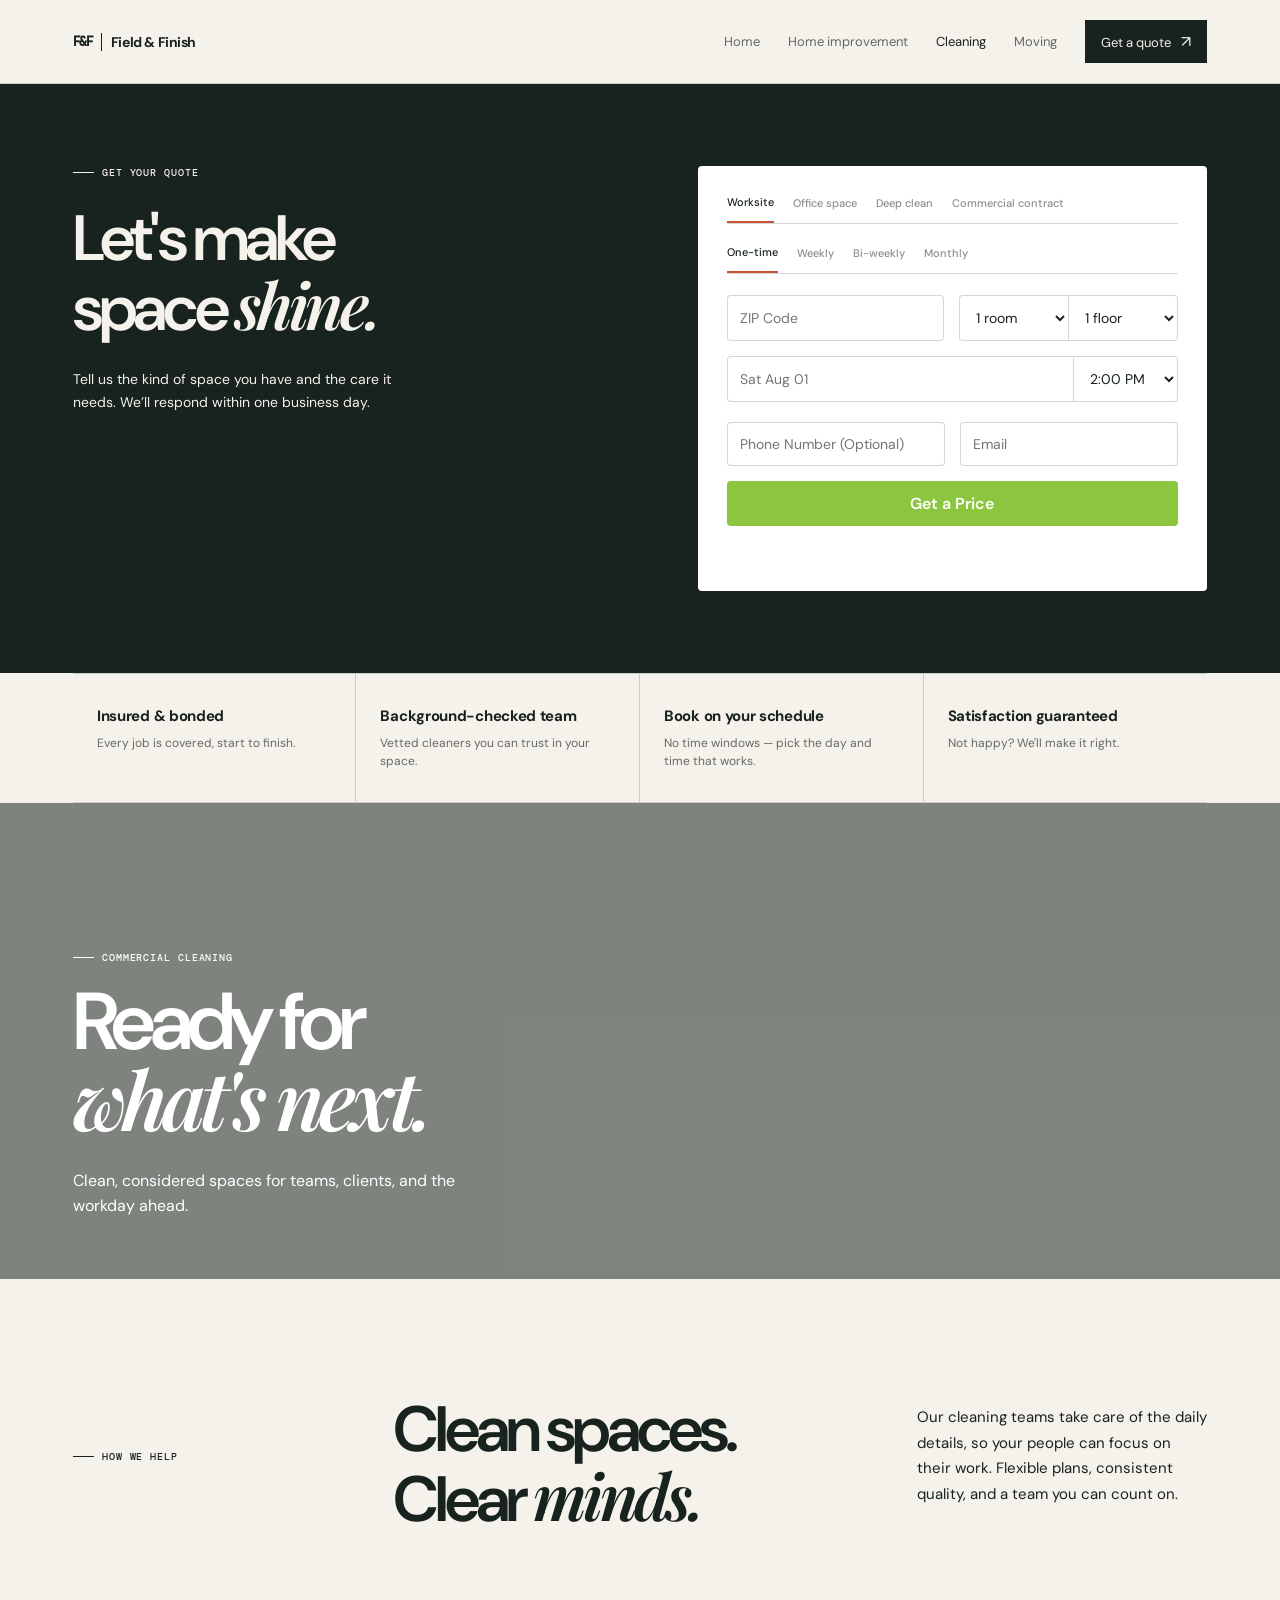
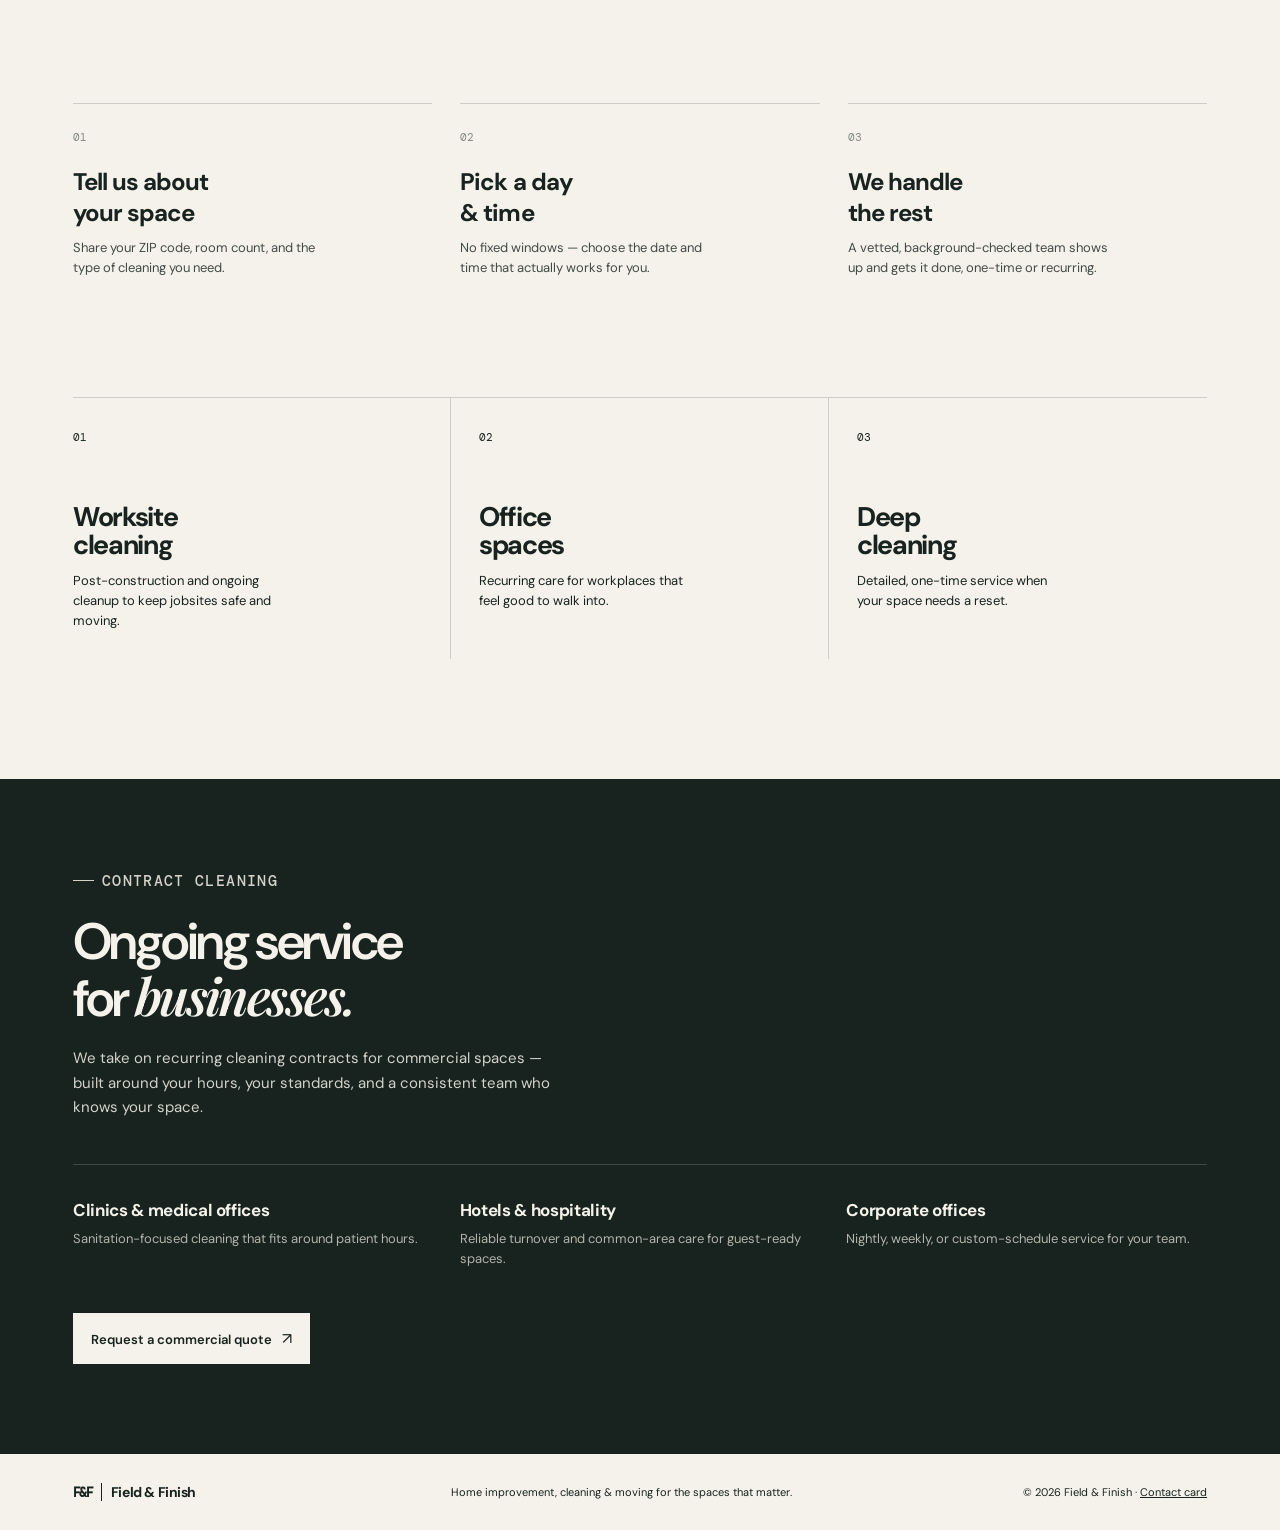
<file: cleaning.html>
<!doctype html>
<html lang="en">

<head>
  <meta charset="UTF-8" />
  <meta name="viewport" content="width=device-width, initial-scale=1.0" />
  <title>Cleaning | Field &amp; Finish</title>
  <link rel="preconnect" href="https://fonts.googleapis.com" />
  <link rel="preconnect" href="https://fonts.gstatic.com" crossorigin />
  <link
    href="https://fonts.googleapis.com/css2?family=DM+Mono:wght@400;500&family=DM+Sans:opsz,wght@9..40,400;9..40,500;9..40,600;9..40,700&family=Playfair+Display:ital,wght@0,600;0,700;1,600&display=swap"
    rel="stylesheet" />
  <link rel="stylesheet" href="styles.css" />
</head>

<body class="inner-page">
  <header class="site-header"><a class="brand" href="index.html"><span>F&amp;F</span><i></i><em>Field &amp;
        Finish</em></a><button class="menu-toggle" aria-label="Open navigation" aria-expanded="false">Menu</button>
    <nav class="nav"><a href="index.html">Home</a><a href="construction.html">Home improvement</a><a class="active"
        href="cleaning.html">Cleaning</a><a href="moving.html">Moving</a><a href="contact.html" class="nav-cta">Get a
        quote <b>↗</b></a></nav>
  </header>
  <main>
    <section class="inquiry" id="inquire">
      <div class="inquiry-copy">
        <p class="eyebrow light"><span></span> Get your quote</p>
        <h2>Let's make<br />space <i>shine.</i></h2>
        <p>Tell us the kind of space you have and the care it needs. We’ll respond within one business day.</p>
      </div>
      <form class="quote-form enhanced-quote-form">
        <div class="service-tabs" role="tablist" data-field="service"><button type="button" class="selected"
            data-service="Worksite cleaning">Worksite</button><button type="button"
            data-service="Office cleaning">Office space</button><button type="button" data-service="Deep cleaning">Deep
            clean</button><button type="button" data-service="Commercial contract">Commercial contract</button></div>
        <input type="hidden" name="service" value="Worksite cleaning" />

        <div class="service-tabs" role="tablist" data-field="frequency"><button type="button" class="selected"
            data-service="One-time">One-time</button><button type="button" data-service="Weekly">Weekly</button><button
            type="button" data-service="Bi-weekly">Bi-weekly</button><button type="button"
            data-service="Monthly">Monthly</button></div>
        <input type="hidden" name="frequency" value="One-time" />

        <div class="form-row">
          <label class="form-group">
            <input required name="zip" type="text" placeholder="ZIP Code" class="form-input" />
          </label>

          <div class="form-select-group">
            <select name="rooms" class="form-select">
              <option value="1">1 room</option>
              <option value="2">2 rooms</option>
              <option value="3">3 rooms</option>
              <option value="4+">4+ rooms</option>
            </select>
            <div class="form-divider"></div>
            <select name="floors" class="form-select">
              <option value="1">1 floor</option>
              <option value="2">2 floors</option>
              <option value="3">3 floors</option>
              <option value="4+">4+ floors</option>
            </select>
          </div>

          <div class="form-select-group">
            <input required name="date" type="text" placeholder="Sat Aug 01" class="form-input no-border" />
            <div class="form-divider"></div>
            <select name="time" class="form-select">
              <option value="8:00 AM">8:00 AM</option>
              <option value="12:00 PM">12:00 PM</option>
              <option value="2:00 PM" selected>2:00 PM</option>
              <option value="4:00 PM">4:00 PM</option>
            </select>
          </div>
        </div>

        <div class="form-row stretch">
          <label class="form-group">
            <input name="phone" type="tel" placeholder="Phone Number (Optional)" class="form-input" />
          </label>

          <label class="form-group">
            <input required name="email" type="email" placeholder="Email" class="form-input" />
          </label>

          <button class="button btn-green" type="submit">Get a Price</button>
        </div>



        <p class="form-message" aria-live="polite"></p>
      </form>
    </section>
    <section class="trust-badges">
      <div><b>Insured &amp; bonded</b><span>Every job is covered, start to finish.</span></div>
      <div><b>Background-checked team</b><span>Vetted cleaners you can trust in your space.</span></div>
      <div><b>Book on your schedule</b><span>No time windows — pick the day and time that works.</span></div>
      <div><b>Satisfaction guaranteed</b><span>Not happy? We'll make it right.</span></div>
    </section>
    <section class="page-hero cleaning-hero">
      <div>
        <p class="eyebrow light"><span></span> Commercial cleaning</p>
        <h1>Ready for<br /><i>what's next.</i></h1>
        <p>Clean, considered spaces for teams, clients, and the workday ahead.</p>
      </div>
    </section>
    <section class="detail-intro">
      <p class="eyebrow"><span></span> How we help</p>
      <h2>Clean spaces.<br />Clear <i>minds.</i></h2>
      <p>Our cleaning teams take care of the daily details, so your people can focus on their work. Flexible plans,
        consistent quality, and a team you can count on.</p>
    </section>
    <section class="steps">
      <article><b>01</b>
        <h3>Tell us about<br />your space</h3>
        <p>Share your ZIP code, room count, and the type of cleaning you need.</p>
      </article>
      <article><b>02</b>
        <h3>Pick a day<br />&amp; time</h3>
        <p>No fixed windows — choose the date and time that actually works for you.</p>
      </article>
      <article><b>03</b>
        <h3>We handle<br />the rest</h3>
        <p>A vetted, background-checked team shows up and gets it done, one-time or recurring.</p>
      </article>
    </section>
    <section class="offerings">
      <article><b>01</b>
        <h3>Worksite<br />cleaning</h3>
        <p>Post-construction and ongoing cleanup to keep jobsites safe and moving.</p>
      </article>
      <article><b>02</b>
        <h3>Office<br />spaces</h3>
        <p>Recurring care for workplaces that feel good to walk into.</p>
      </article>
      <article><b>03</b>
        <h3>Deep<br />cleaning</h3>
        <p>Detailed, one-time service when your space needs a reset.</p>
      </article>
    </section>
    <section class="commercial">
      <p class="eyebrow light"><span></span> Contract cleaning</p>
      <h2>Ongoing service<br />for <i>businesses.</i></h2>
      <p>We take on recurring cleaning contracts for commercial spaces — built around your hours, your standards, and
        a consistent team who knows your space.</p>
      <div class="commercial-list">
        <div><b>Clinics &amp; medical offices</b><span>Sanitation-focused cleaning that fits around patient
            hours.</span></div>
        <div><b>Hotels &amp; hospitality</b><span>Reliable turnover and common-area care for guest-ready
            spaces.</span></div>
        <div><b>Corporate offices</b><span>Nightly, weekly, or custom-schedule service for your team.</span></div>
      </div>
      <a class="button button-light" href="contact.html#inquire">Request a commercial quote <b>↗</b></a>
    </section>
  </main>
  <footer><a class="brand" href="index.html"><span>F&amp;F</span><i></i><em>Field &amp; Finish</em></a>
    <p>Home improvement, cleaning &amp; moving for the spaces that matter.</p>
    <p>© 2026 Field &amp; Finish · <a href="card.html" style="color:inherit">Contact card</a></p>
  </footer>
  <script src="script.js"></script>
</body>

</html>
</file>
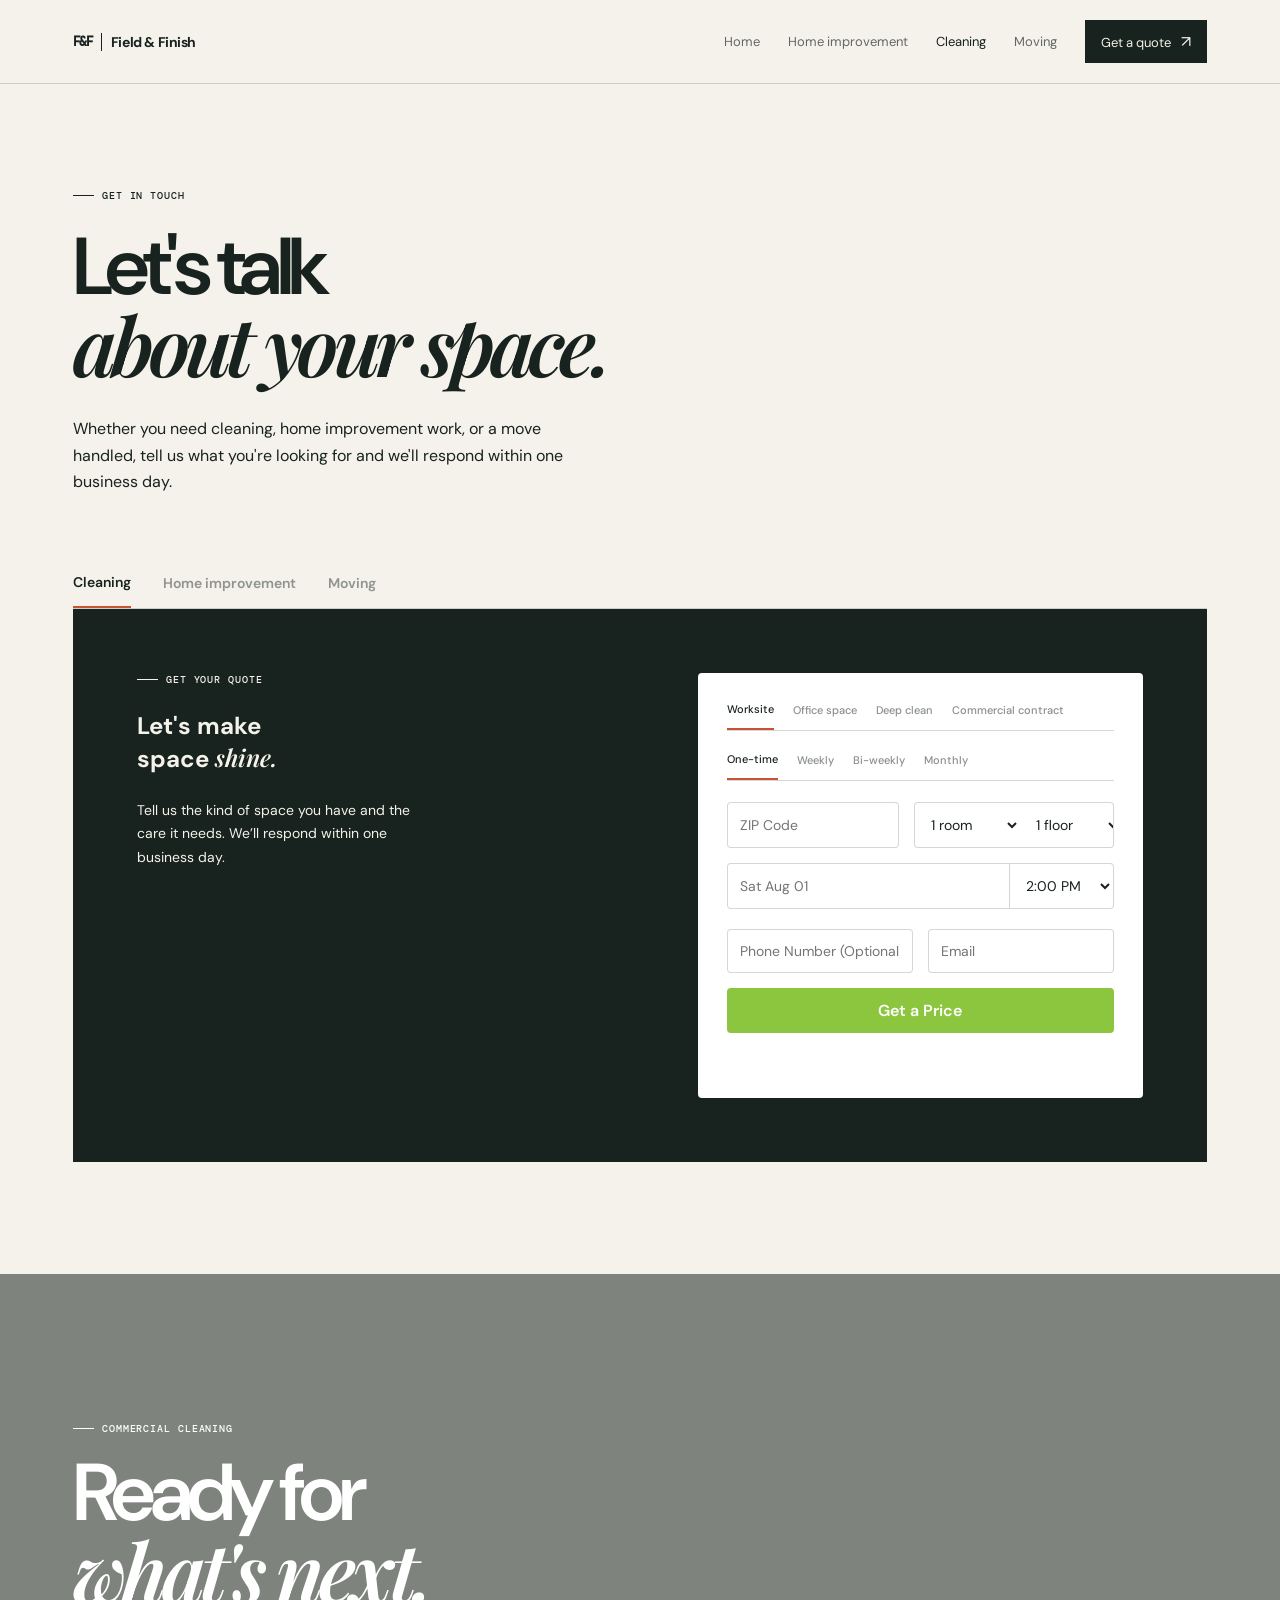
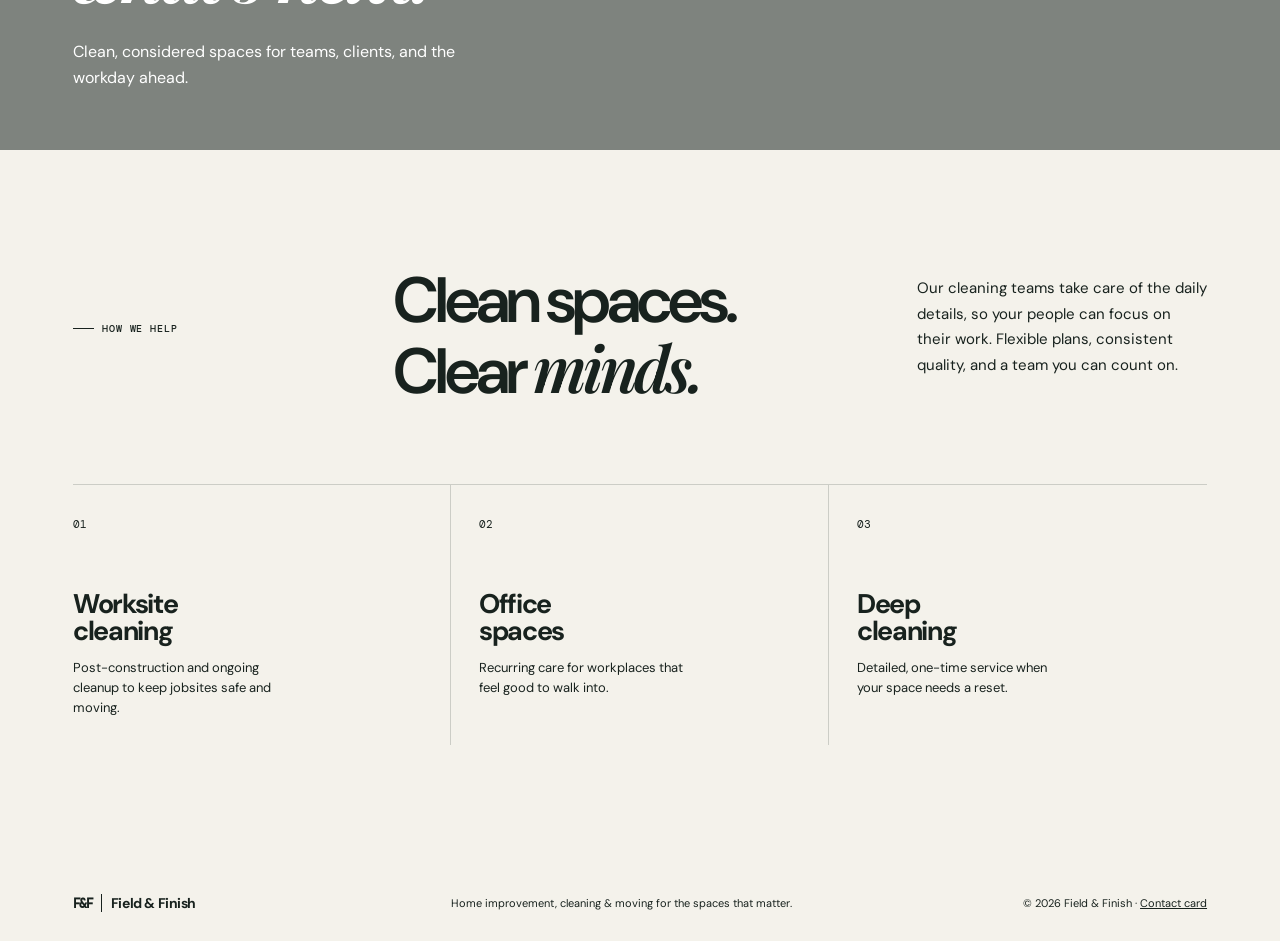
<file: contact.html>
<!doctype html>
<html lang="en">

<head>
  <meta charset="UTF-8" />
  <meta name="viewport" content="width=device-width, initial-scale=1.0" />
  <title>Get a Quote | Field &amp; Finish</title>
  <link rel="preconnect" href="https://fonts.googleapis.com" />
  <link rel="preconnect" href="https://fonts.gstatic.com" crossorigin />
  <link
    href="https://fonts.googleapis.com/css2?family=DM+Mono:wght@400;500&family=DM+Sans:opsz,wght@9..40,400;9..40,500;9..40,600;9..40,700&family=Playfair+Display:ital,wght@0,600;0,700;1,600&display=swap"
    rel="stylesheet" />
  <link rel="stylesheet" href="styles.css" />
</head>

<body class="inner-page">
  <header class="site-header">
    <a class="brand" href="index.html"><span>F&amp;F</span><i></i><em>Field &amp; Finish</em></a>
    <button class="menu-toggle" aria-label="Open navigation" aria-expanded="false">Menu</button>
    <nav class="nav">
      <a href="index.html">Home</a>
      <a href="construction.html">Home improvement</a>
      <a class="active" href="cleaning.html">Cleaning</a>
      <a href="moving.html">Moving</a>
      <a href="contact.html" class="nav-cta">Get a quote <b>↗</b></a>
    </nav>
  </header>

  <main>
    <!-- Inquiry forms right below navbar -->
    <section class="contact-header">
      <p class="eyebrow"><span></span> Get in touch</p>
      <h1>Let's talk<br /><i>about your space.</i></h1>
      <p>Whether you need cleaning, home improvement work, or a move handled, tell us what you're looking for and
        we'll respond within one business day.</p>
    </section>

    <section class="contact-quote" id="inquire">
      <div class="quote-type-tabs" role="tablist">
        <button type="button" class="selected" data-quote="cleaning">Cleaning</button>
        <button type="button" data-quote="construction">Home improvement</button>
        <button type="button" data-quote="moving">Moving</button>
      </div>

      <div class="quote-panel selected" data-panel="cleaning">
        <div class="quote-panel-copy">
          <p class="eyebrow light"><span></span> Get your quote</p>
          <h2>Let's make<br />space <i>shine.</i></h2>
          <p>Tell us the kind of space you have and the care it needs. We’ll respond within one business day.</p>
        </div>

        <form class="quote-form enhanced-quote-form">
          <div class="service-tabs" role="tablist" data-field="service"><button type="button" class="selected"
              data-service="Worksite cleaning">Worksite</button><button type="button"
              data-service="Office cleaning">Office space</button><button type="button"
              data-service="Deep cleaning">Deep clean</button><button type="button"
              data-service="Commercial contract">Commercial contract</button></div>
          <input type="hidden" name="service" value="Worksite cleaning" />

          <div class="service-tabs" role="tablist" data-field="frequency"><button type="button" class="selected"
              data-service="One-time">One-time</button><button type="button"
              data-service="Weekly">Weekly</button><button type="button"
              data-service="Bi-weekly">Bi-weekly</button><button type="button" data-service="Monthly">Monthly</button>
          </div>
          <input type="hidden" name="frequency" value="One-time" />

          <div class="form-row">
            <label class="form-group">
              <input required name="zip" type="text" placeholder="ZIP Code" class="form-input" />
            </label>

            <div class="form-select-group">
              <select name="rooms" class="form-select">
                <option value="1">1 room</option>
                <option value="2">2 rooms</option>
                <option value="3">3 rooms</option>
                <option value="4+">4+ rooms</option>
              </select>
              <div class="form-divider"></div>
              <select name="floors" class="form-select">
                <option value="1">1 floor</option>
                <option value="2">2 floors</option>
                <option value="3">3 floors</option>
                <option value="4+">4+ floors</option>
              </select>
            </div>

            <div class="form-select-group">
              <input required name="date" type="text" placeholder="Sat Aug 01" class="form-input no-border" />
              <div class="form-divider"></div>
              <select name="time" class="form-select">
                <option value="8:00 AM">8:00 AM</option>
                <option value="12:00 PM">12:00 PM</option>
                <option value="2:00 PM" selected>2:00 PM</option>
                <option value="4:00 PM">4:00 PM</option>
              </select>
            </div>
          </div>

          <div class="form-row stretch">
            <label class="form-group">
              <input name="phone" type="tel" placeholder="Phone Number (Optional)" class="form-input" />
            </label>

            <label class="form-group">
              <input required name="email" type="email" placeholder="Email" class="form-input" />
            </label>

            <button class="button btn-green" type="submit">Get a Price</button>
          </div>



          <p class="form-message" aria-live="polite"></p>
        </form>
      </div>

      <div class="quote-panel" data-panel="construction">
        <div class="quote-panel-copy">
          <p class="eyebrow light"><span></span> Request an estimate</p>
          <h2>Tell us what<br />needs <i>finishing.</i></h2>
          <p>Choose a service, share a few project details, and we’ll be in touch within one business day.</p>
        </div>

        <form class="quote-form">
          <div class="service-tabs" role="tablist"><button type="button" class="selected"
              data-service="Framing">Framing</button><button type="button"
              data-service="Sheetrock and drywall">Sheetrock</button><button type="button"
              data-service="Taping and mudding">Taping</button><button type="button"
              data-service="Trim and finish carpentry">Trim &amp; carpentry</button><button type="button"
              data-service="Professional painting">Painting</button><button type="button"
              data-service="Final-detail finishing">Final details</button></div><input type="hidden" name="service"
            value="Framing" /><label>Your name<input required name="name" type="text"
              placeholder="Jane Smith" /></label><label>Best email<input required name="email" type="email"
              placeholder="jane@email.com" /></label><label>Project details<textarea required name="details"
              placeholder="Tell us about the space and finishing work you need."></textarea></label><button
            class="button button-accent" type="submit">Send inquiry <b>↗</b></button>
          <p class="form-message" aria-live="polite"></p>
        </form>
      </div>

      <div class="quote-panel" data-panel="moving">
        <div class="quote-panel-copy">
          <p class="eyebrow light"><span></span> Request a quote</p>
          <h2>Tell us what<br />needs <i>moving.</i></h2>
          <p>Choose a service, share a few details, and we'll be in touch within one business day.</p>
        </div>

        <form class="quote-form">
          <div class="service-tabs" role="tablist"><button type="button" class="selected"
              data-service="Local moving">Local moving</button><button type="button"
              data-service="Long-distance moving">Long-distance</button><button type="button"
              data-service="Garbage removal">Garbage removal</button><button type="button"
              data-service="Delivery">Delivery</button></div><input type="hidden" name="service"
            value="Local moving" /><label>Your name<input required name="name" type="text"
              placeholder="Jane Smith" /></label><label>Best email<input required name="email" type="email"
              placeholder="jane@email.com" /></label><label>Job details<textarea required name="details"
              placeholder="Tell us the pickup and drop-off locations, dates, and what needs to move."></textarea></label><button
            class="button button-accent" type="submit">Send inquiry <b>↗</b></button>
          <p class="form-message" aria-live="polite"></p>
        </form>
      </div>
    </section>

    <section class="page-hero cleaning-hero">
      <div>
        <p class="eyebrow light"><span></span> Commercial cleaning</p>
        <h1>Ready for<br /><i>what's next.</i></h1>
        <p>Clean, considered spaces for teams, clients, and the workday ahead.</p>
      </div>
    </section>

    <section class="detail-intro">
      <p class="eyebrow"><span></span> How we help</p>
      <h2>Clean spaces.<br />Clear <i>minds.</i></h2>
      <p>Our cleaning teams take care of the daily details, so your people can focus on their work. Flexible plans,
        consistent quality, and a team you can count on.</p>
    </section>

    <section class="offerings">
      <article>
        <b>01</b>
        <h3>Worksite<br />cleaning</h3>
        <p>Post-construction and ongoing cleanup to keep jobsites safe and moving.</p>
      </article>
      <article>
        <b>02</b>
        <h3>Office<br />spaces</h3>
        <p>Recurring care for workplaces that feel good to walk into.</p>
      </article>
      <article>
        <b>03</b>
        <h3>Deep<br />cleaning</h3>
        <p>Detailed, one-time service when your space needs a reset.</p>
      </article>
    </section>
  </main>

  <footer>
    <a class="brand" href="index.html"><span>F&amp;F</span><i></i><em>Field &amp; Finish</em></a>
    <p>Home improvement, cleaning &amp; moving for the spaces that matter.</p>
    <p>© 2026 Field &amp; Finish · <a href="card.html" style="color:inherit">Contact card</a></p>
  </footer>
  <script src="script.js"></script>
</body>

</html>
</file>
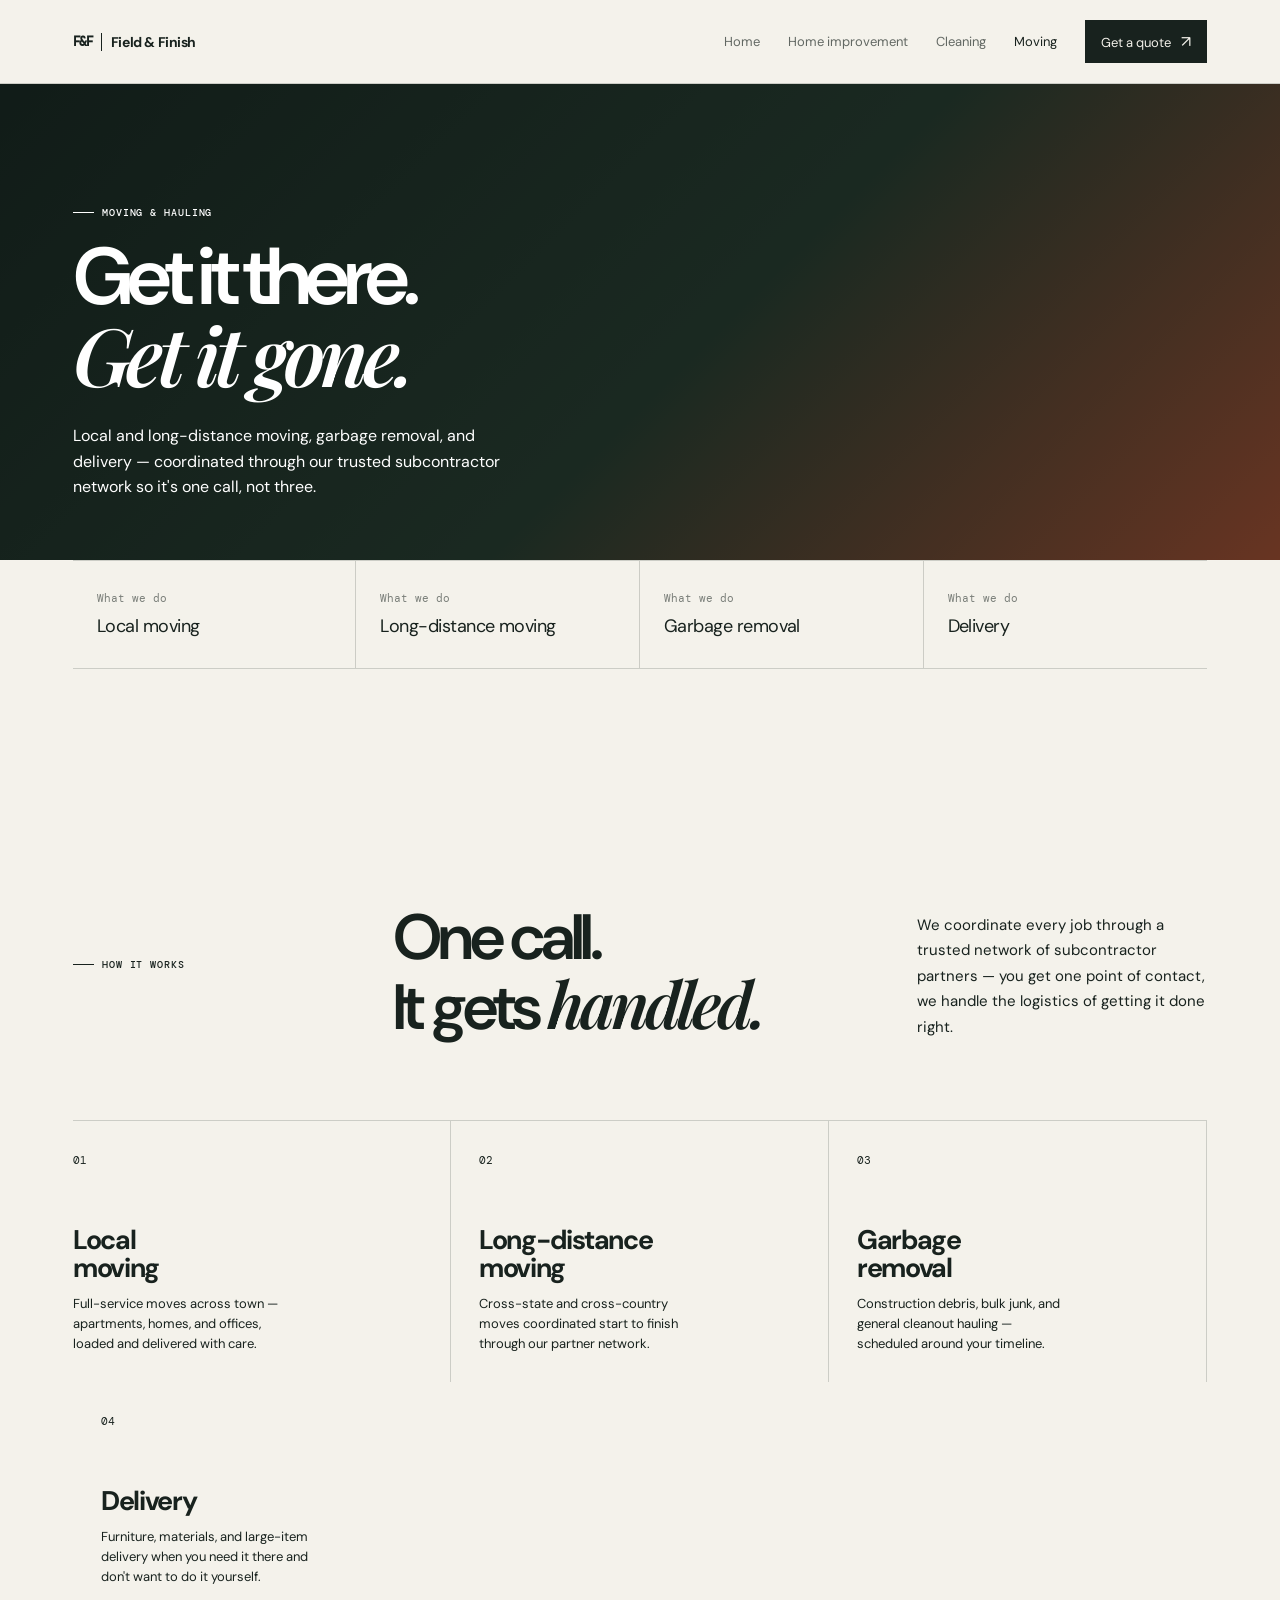
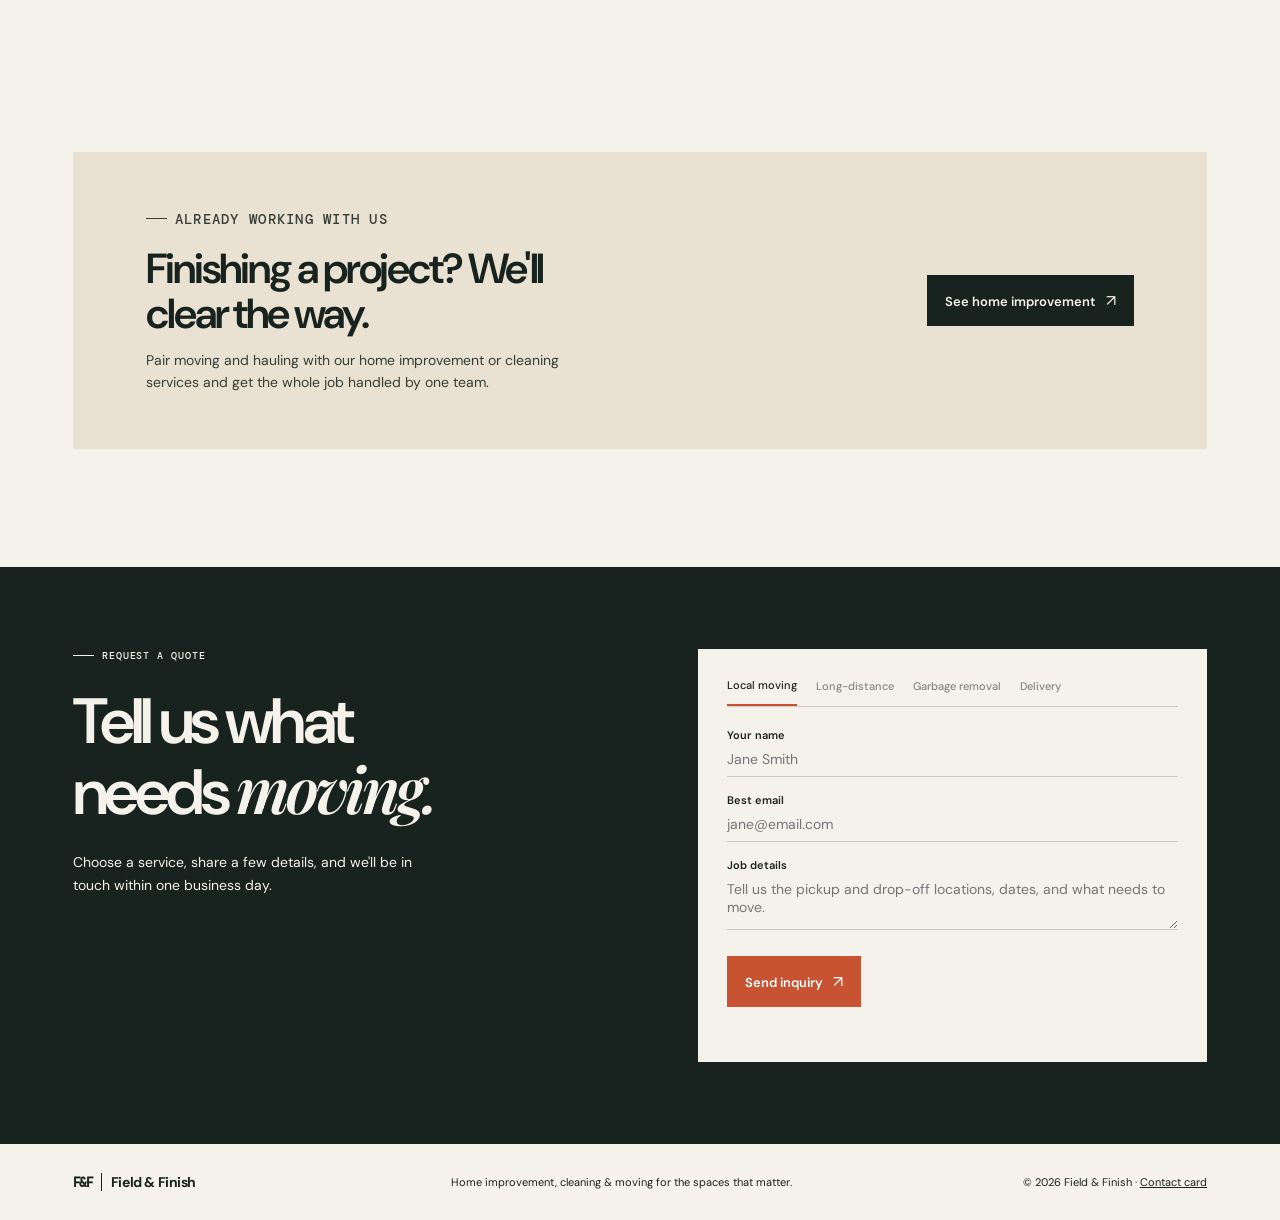
<file: moving.html>
<!doctype html>
<html lang="en">

<head>
    <meta charset="UTF-8" />
    <meta name="viewport" content="width=device-width, initial-scale=1.0" />
    <title>Moving &amp; Hauling | Field &amp; Finish</title>
    <meta name="description"
        content="Local and long-distance moving, garbage removal, and delivery — coordinated through our trusted subcontractor network." />
    <link rel="preconnect" href="https://fonts.googleapis.com" />
    <link rel="preconnect" href="https://fonts.gstatic.com" crossorigin />
    <link
        href="https://fonts.googleapis.com/css2?family=DM+Mono:wght@400;500&family=DM+Sans:opsz,wght@9..40,400;9..40,500;9..40,600;9..40,700&family=Playfair+Display:ital,wght@0,600;0,700;1,600&display=swap"
        rel="stylesheet" />
    <link rel="stylesheet" href="styles.css" />
</head>

<body class="inner-page">
    <header class="site-header"><a class="brand" href="index.html"><span>F&amp;F</span><i></i><em>Field &amp;
                Finish</em></a><button class="menu-toggle" aria-label="Open navigation"
            aria-expanded="false">Menu</button>
        <nav class="nav"><a href="index.html">Home</a><a href="construction.html">Home improvement</a><a
                href="cleaning.html">Cleaning</a><a class="active" href="moving.html">Moving</a><a href="contact.html"
                class="nav-cta">Get a quote <b>↗</b></a></nav>
    </header>
    <main>
        <section class="page-hero moving-hero">
            <div>
                <p class="eyebrow light"><span></span> Moving &amp; hauling</p>
                <h1>Get it there.<br /><i>Get it gone.</i></h1>
                <p>Local and long-distance moving, garbage removal, and delivery — coordinated through our trusted
                    subcontractor network so it's one call, not three.</p>
            </div>
        </section>
        <section class="highlight-strip">
            <div><b>What we do</b><span>Local moving</span></div>
            <div><b>What we do</b><span>Long-distance moving</span></div>
            <div><b>What we do</b><span>Garbage removal</span></div>
            <div><b>What we do</b><span>Delivery</span></div>
        </section>
        <section class="detail-intro">
            <p class="eyebrow"><span></span> How it works</p>
            <h2>One call.<br />It gets <i>handled.</i></h2>
            <p>We coordinate every job through a trusted network of subcontractor partners — you get one point of
                contact,
                we handle the logistics of getting it done right.</p>
        </section>
        <section class="offerings">
            <article><b>01</b>
                <h3>Local<br />moving</h3>
                <p>Full-service moves across town — apartments, homes, and offices, loaded and delivered with care.</p>
            </article>
            <article><b>02</b>
                <h3>Long-distance<br />moving</h3>
                <p>Cross-state and cross-country moves coordinated start to finish through our partner network.</p>
            </article>
            <article><b>03</b>
                <h3>Garbage<br />removal</h3>
                <p>Construction debris, bulk junk, and general cleanout hauling — scheduled around your timeline.</p>
            </article>
            <article><b>04</b>
                <h3>Delivery</h3>
                <p>Furniture, materials, and large-item delivery when you need it there and don't want to do it
                    yourself.</p>
            </article>
        </section>
        <section class="cross-sell">
            <div>
                <p class="eyebrow"><span></span> Already working with us</p>
                <h2>Finishing a project? We'll clear the way.</h2>
                <p>Pair moving and hauling with our home improvement or cleaning services and get the whole job handled
                    by
                    one team.</p>
            </div>
            <a class="button button-dark" href="construction.html">See home improvement <b>↗</b></a>
        </section>
        <section class="inquiry" id="inquire">
            <div class="inquiry-copy">
                <p class="eyebrow light"><span></span> Request a quote</p>
                <h2>Tell us what<br />needs <i>moving.</i></h2>
                <p>Choose a service, share a few details, and we'll be in touch within one business day.</p>
            </div>
            <form class="quote-form">
                <div class="service-tabs" role="tablist"><button type="button" class="selected"
                        data-service="Local moving">Local moving</button><button type="button"
                        data-service="Long-distance moving">Long-distance</button><button type="button"
                        data-service="Garbage removal">Garbage removal</button><button type="button"
                        data-service="Delivery">Delivery</button></div><input type="hidden" name="service"
                    value="Local moving" /><label>Your name<input required name="name" type="text"
                        placeholder="Jane Smith" /></label><label>Best email<input required name="email" type="email"
                        placeholder="jane@email.com" /></label><label>Job details<textarea required name="details"
                        placeholder="Tell us the pickup and drop-off locations, dates, and what needs to move."></textarea></label><button
                    class="button button-accent" type="submit">Send inquiry <b>↗</b></button>
                <p class="form-message" aria-live="polite"></p>
            </form>
        </section>
    </main>
    <footer><a class="brand" href="index.html"><span>F&amp;F</span><i></i><em>Field &amp; Finish</em></a>
        <p>Home improvement, cleaning &amp; moving for the spaces that matter.</p>
        <p>© 2026 Field &amp; Finish · <a href="card.html" style="color:inherit">Contact card</a></p>
    </footer>
    <script src="script.js"></script>
</body>

</html>
</file>
<file: styles.css>
:root {
    --ink: #18221e;
    --paper: #f4f2eb;
    --cream: #e9e1d2;
    --rust: #c85332;
    --sage: #7d8a6e;
    --line: rgba(24, 34, 30, 0.18);
}

* {
    box-sizing: border-box;
}

html {
    scroll-behavior: smooth;
}

body {
    margin: 0;
    background: var(--paper);
    color: var(--ink);
    font-family: "DM Sans", sans-serif;
}

.site-header {
    height: 84px;
    padding: 0 5.7vw;
    display: flex;
    align-items: center;
    justify-content: space-between;
    border-bottom: 1px solid var(--line);
    position: relative;
    z-index: 3;
}

.brand {
    display: flex;
    align-items: center;
    gap: 9px;
    color: var(--ink);
    text-decoration: none;
    font-weight: 700;
    font-size: 14px;
    letter-spacing: -0.03em;
}

.brand span {
    font-family: "DM Mono", monospace;
    font-size: 13px;
    letter-spacing: -0.13em;
}

.brand i {
    height: 18px;
    border-left: 1px solid var(--ink);
}

.brand em {
    font-style: normal;
}

.nav {
    display: flex;
    align-items: center;
    gap: 28px;
}

.nav a {
    font-size: 13px;
    color: var(--ink);
    text-decoration: none;
}

.nav a:not(.nav-cta) {
    opacity: 0.66;
}

.nav a.active,
.nav a:hover {
    opacity: 1;
}

.nav-cta {
    padding: 11px 16px;
    background: var(--ink);
    color: var(--paper) !important;
}

.nav b,
.button b,
.text-link b {
    font-size: 16px;
    font-weight: 400;
    margin-left: 7px;
}

.menu-toggle {
    display: none;
    background: none;
    border: 0;
    font: 500 13px "DM Sans";
    color: var(--ink);
}

.hero {
    min-height: 610px;
    display: grid;
    grid-template-columns: 52% 48%;
    position: relative;
}

.hero-copy {
    padding: 101px 5.7vw 72px;
}

.eyebrow {
    font: 500 10px "DM Mono", monospace;
    letter-spacing: 0.09em;
    text-transform: uppercase;
    margin: 0 0 27px;
    display: flex;
    align-items: center;
    gap: 8px;
}

.eyebrow span {
    width: 21px;
    border-top: 1px solid currentColor;
}

.hero h1,
.page-hero h1 {
    font-size: clamp(50px, 6.3vw, 94px);
    line-height: 0.95;
    letter-spacing: -0.07em;
    margin: 0;
    font-weight: 600;
}

.hero h1 i,
h2 i,
h3 i,
.page-hero i {
    font-family: "Playfair Display", serif;
    font-weight: 600;
}

.intro {
    font-size: 16px;
    line-height: 1.6;
    max-width: 400px;
    margin: 30px 0;
}

.hero-actions {
    display: flex;
    align-items: center;
    gap: 25px;
}

.button {
    display: inline-block;
    text-decoration: none;
    border: 0;
    font: 600 13px "DM Sans";
    cursor: pointer;
    padding: 15px 18px;
}

.button-dark {
    background: var(--ink);
    color: var(--paper);
}

.button-light {
    background: var(--paper);
    color: var(--ink);
}

.text-link {
    font-size: 13px;
    color: var(--ink);
    text-decoration: none;
    border-bottom: 1px solid var(--ink);
    padding-bottom: 4px;
}

.hero-image {
    min-height: 610px;
    position: relative;
    overflow: hidden;
}

.hero-image img {
    width: 100%;
    height: 100%;
    object-fit: cover;
    filter: saturate(0.68);
}

.image-note {
    position: absolute;
    bottom: 31px;
    left: 31px;
    background: var(--paper);
    padding: 14px 17px;
    display: flex;
    flex-direction: column;
    font-size: 12px;
}

.image-note span {
    opacity: 0.65;
    margin-top: 2px;
}

.hero-stamp {
    position: absolute;
    right: calc(48% - 27px);
    bottom: 32px;
    width: 99px;
    height: 99px;
    border-radius: 50%;
    background: var(--rust);
    color: #fff;
    display: flex;
    flex-direction: column;
    justify-content: center;
    align-items: center;
    text-transform: uppercase;
    z-index: 1;
}

.hero-stamp span {
    font: 8px "DM Mono";
    letter-spacing: 0.04em;
}

.hero-stamp b {
    font: 600 21px "DM Sans";
    letter-spacing: -0.06em;
    margin: 2px;
}

.statement {
    max-width: 830px;
    margin: 0 auto;
    padding: 131px 25px 98px;
    text-align: center;
}

.statement .eyebrow {
    justify-content: center;
}

.statement h2,
.detail-intro h2,
.contact-band h2,
.inquiry h2 {
    font-size: clamp(38px, 5vw, 66px);
    line-height: 1.02;
    letter-spacing: -0.06em;
    margin: 0;
    font-weight: 600;
}

.statement>p:last-child {
    line-height: 1.65;
    max-width: 520px;
    margin: 28px auto 0;
    font-size: 15px;
}

.service-grid {
    display: grid;
    grid-template-columns: 1fr 1fr;
    padding: 0 5.7vw 118px;
    gap: 16px;
}

.service-card {
    min-height: 460px;
    padding: 31px;
    position: relative;
    color: white;
    display: flex;
    flex-direction: column;
    justify-content: flex-end;
    overflow: hidden;
}

.construction-card {
    background: linear-gradient(0deg,
            rgba(12, 20, 16, 0.76),
            rgba(12, 20, 16, 0.06)),
        url("https://images.unsplash.com/photo-1541888946425-d81bb19240f5?auto=format&fit=crop&w=1100&q=85") center/cover;
}

.cleaning-card {
    background: linear-gradient(0deg,
            rgba(12, 20, 16, 0.72),
            rgba(12, 20, 16, 0.03)),
        url("https://images.unsplash.com/photo-1581578731548-c64695cc6952?auto=format&fit=crop&w=1100&q=85") center/cover;
}

.service-number {
    position: absolute;
    top: 28px;
    right: 30px;
    font: 11px "DM Mono";
}

.card-copy .eyebrow {
    margin-bottom: 18px;
}

.card-copy h3 {
    font-size: 48px;
    line-height: 0.96;
    letter-spacing: -0.06em;
    margin: 0;
}

.card-copy>p:not(.eyebrow) {
    max-width: 300px;
    font-size: 14px;
    line-height: 1.55;
    margin: 18px 0 23px;
}

.card-copy .text-link {
    color: #fff;
    border-color: #fff;
}

.proof {
    border-top: 1px solid var(--line);
    border-bottom: 1px solid var(--line);
    display: grid;
    grid-template-columns: repeat(3, 1fr);
    margin: 0 5.7vw 0;
}

.proof div {
    padding: 32px 0;
    display: flex;
    align-items: baseline;
    justify-content: center;
    gap: 15px;
    border-right: 1px solid var(--line);
}

.proof div:last-child {
    border: 0;
}

.proof b {
    font-size: 44px;
    letter-spacing: -0.07em;
}

.proof span {
    font-size: 11px;
    line-height: 1.3;
}

.contact-band {
    background: var(--ink);
    color: var(--paper);
    margin-top: 118px;
    padding: 92px 5.7vw;
    display: flex;
    align-items: end;
    justify-content: space-between;
}

.light {
    color: inherit;
}

.contact-band .eyebrow {
    margin-bottom: 25px;
}

.contact-band .button {
    margin-bottom: 6px;
}

footer {
    padding: 29px 5.7vw;
    display: grid;
    grid-template-columns: 1fr 1fr 1fr;
    align-items: center;
    font-size: 11px;
}

footer p {
    margin: 0;
}

footer p:last-child {
    text-align: right;
}

.page-hero {
    min-height: 476px;
    color: #fff;
    display: flex;
    align-items: flex-end;
    padding: 60px 5.7vw;
    position: relative;
    background-size: cover;
    background-position: center;
}

.page-hero:before {
    content: "";
    position: absolute;
    inset: 0;
    background: rgba(10, 23, 18, 0.5);
}

.page-hero>div {
    position: relative;
    max-width: 560px;
}

.page-hero .eyebrow {
    margin-bottom: 20px;
}

.page-hero p:last-child {
    font-size: 16px;
    line-height: 1.6;
    max-width: 430px;
    margin: 25px 0 0;
}

.construction-hero {
    background-image: url("https://images.unsplash.com/photo-1504307651254-35680f356dfd?auto=format&fit=crop&w=1800&q=85");
}

.cleaning-hero {
    background-image: url("https://images.unsplash.com/photo-1527515637462-cff94eecc1ac?auto=format&fit=crop&w=1800&q=85");
}

.detail-intro {
    padding: 118px 5.7vw 80px;
    display: grid;
    grid-template-columns: 1fr 1.7fr 1fr;
    gap: 30px;
}

.detail-intro .eyebrow {
    margin-top: 11px;
}

.detail-intro p:last-child {
    font-size: 15px;
    line-height: 1.7;
    margin: 8px 0 0;
}

.offerings {
    display: grid;
    grid-template-columns: repeat(3, 1fr);
    margin: 0 5.7vw 120px;
    border-top: 1px solid var(--line);
}

.offerings article {
    min-height: 250px;
    border-right: 1px solid var(--line);
    padding: 27px 28px;
}

.offerings article:first-child {
    padding-left: 0;
}

.offerings article:last-child {
    border: 0;
}

.offerings b {
    font: 11px "DM Mono";
}

.offerings h3 {
    font-size: 27px;
    line-height: 1.02;
    letter-spacing: -0.05em;
    margin: 57px 0 13px;
}

.offerings p {
    font-size: 13px;
    line-height: 1.55;
    margin: 0;
    max-width: 210px;
}

.gallery {
    padding: 0 0 120px;
}

.gallery-intro {
    max-width: 560px;
    margin: 0 5.7vw 46px;
}

.gallery-intro .eyebrow {
    margin-bottom: 20px;
}

.gallery-viewport {
    position: relative;
    margin: 0 5.7vw;
}

.gallery-grid {
    display: grid;
    grid-auto-flow: column;
    grid-auto-columns: calc((100% - 2 * 14px) / 3.18);
    gap: 14px;
    overflow-x: auto;
    scroll-snap-type: x mandatory;
    scroll-behavior: smooth;
    -webkit-overflow-scrolling: touch;
    scrollbar-width: none;
}

.gallery-grid::-webkit-scrollbar {
    display: none;
}

.gallery-item {
    position: relative;
    aspect-ratio: 4 / 5;
    padding: 0;
    margin: 0;
    border: 0;
    overflow: hidden;
    cursor: pointer;
    background: var(--cream);
    scroll-snap-align: start;
    -webkit-appearance: none;
    appearance: none;
}

.gallery-item img {
    width: 100%;
    height: 100%;
    display: block;
    object-fit: cover;
    filter: saturate(0.85);
    transition: transform 0.5s ease, filter 0.5s ease;
}

.gallery-item:hover img,
.gallery-item:focus-visible img {
    transform: scale(1.05);
    filter: saturate(1);
}

.gallery-item:after {
    content: attr(data-caption);
    position: absolute;
    left: 0;
    right: 0;
    bottom: 0;
    padding: 12px 14px;
    font: 500 11px "DM Sans";
    letter-spacing: -0.01em;
    color: #fff;
    text-align: left;
    background: linear-gradient(0deg, rgba(12, 20, 16, 0.75), rgba(12, 20, 16, 0));
    opacity: 0;
    transform: translateY(6px);
    transition: opacity 0.3s ease, transform 0.3s ease;
}

.gallery-item:hover:after,
.gallery-item:focus-visible:after {
    opacity: 1;
    transform: translateY(0);
}

.gallery-arrow {
    position: absolute;
    top: 50%;
    transform: translateY(-50%);
    width: 44px;
    height: 44px;
    border-radius: 50%;
    border: 0;
    background: var(--ink);
    color: var(--paper);
    font-size: 20px;
    line-height: 1;
    display: flex;
    align-items: center;
    justify-content: center;
    cursor: pointer;
    box-shadow: 0 8px 20px rgba(12, 20, 16, 0.28);
    transition: opacity 0.2s ease, visibility 0.2s ease;
    z-index: 2;
}

.gallery-arrow.prev {
    left: -22px;
}

.gallery-arrow.next {
    right: -22px;
}

.gallery-arrow[disabled] {
    opacity: 0;
    visibility: hidden;
    pointer-events: none;
}

.lightbox {
    position: fixed;
    inset: 0;
    background: rgba(12, 20, 16, 0.92);
    display: flex;
    align-items: center;
    justify-content: center;
    padding: 60px 5.7vw;
    z-index: 10;
}

.lightbox[hidden] {
    display: none;
}

.lightbox figure {
    margin: 0;
    max-width: 900px;
}

.lightbox img {
    max-width: 100%;
    max-height: 74vh;
    display: block;
    margin: 0 auto;
}

.lightbox figcaption {
    color: var(--paper);
    font: 500 11px "DM Mono", monospace;
    letter-spacing: 0.03em;
    text-transform: uppercase;
    text-align: center;
    margin-top: 18px;
}

.lightbox-close {
    position: absolute;
    top: 26px;
    right: 5.7vw;
    background: none;
    border: 0;
    color: var(--paper);
    font-size: 20px;
    line-height: 1;
    cursor: pointer;
    padding: 8px;
}

.inquiry {
    display: grid;
    grid-template-columns: 1fr 1fr;
    background: var(--ink);
    color: var(--paper);
    padding: 82px 5.7vw;
    gap: 9vw;
}

.inquiry-copy p:last-child {
    line-height: 1.65;
    font-size: 14px;
    max-width: 340px;
    margin-top: 26px;
}

.quote-form {
    background: var(--paper);
    color: var(--ink);
    padding: 29px;
}

.service-tabs {
    display: flex;
    border-bottom: 1px solid var(--line);
    margin-bottom: 21px;
}

.service-tabs button {
    background: none;
    border: 0;
    color: var(--ink);
    font: 500 11px "DM Sans";
    padding: 0 0 12px;
    margin-right: 19px;
    cursor: pointer;
    opacity: 0.5;
}

.service-tabs .selected {
    opacity: 1;
    border-bottom: 2px solid var(--rust);
}

label {
    font-size: 11px;
    font-weight: 600;
    display: block;
    margin: 16px 0;
}

input,
textarea {
    font: 14px "DM Sans";
    color: var(--ink);
    width: 100%;
    display: block;
    border: 0;
    border-bottom: 1px solid var(--line);
    background: transparent;
    padding: 8px 0;
    outline: 0;
}

textarea {
    height: 58px;
    resize: vertical;
}

.button-accent {
    background: var(--rust);
    color: #fff;
    margin-top: 10px;
}

.form-message {
    font-size: 12px;
    min-height: 16px;
    margin: 10px 0 0;
}

.inner-page footer {
    background: var(--paper);
}

@media (max-width: 720px) {
    .site-header {
        height: 70px;
        padding: 0 24px;
    }

    .menu-toggle {
        display: block;
    }

    .nav {
        display: none;
        position: absolute;
        top: 69px;
        left: 0;
        right: 0;
        background: var(--paper);
        padding: 20px 24px 25px;
        border-bottom: 1px solid var(--line);
        flex-direction: column;
        align-items: flex-start;
        gap: 20px;
    }

    .nav.open {
        display: flex;
    }

    .hero {
        display: block;
    }

    .hero-copy {
        padding: 72px 24px 54px;
    }

    .hero-image {
        min-height: 390px;
    }

    .hero-stamp {
        right: 20px;
        bottom: 350px;
    }

    .statement {
        padding: 83px 24px 62px;
    }

    .service-grid {
        grid-template-columns: 1fr;
        padding: 0 24px 75px;
    }

    .service-card {
        min-height: 400px;
    }

    .proof {
        margin: 0 24px;
        grid-template-columns: 1fr;
    }

    .proof div {
        padding: 22px 0;
        justify-content: flex-start;
        border-right: 0;
        border-bottom: 1px solid var(--line);
    }

    .proof div:last-child {
        border-bottom: 0;
    }

    .contact-band {
        margin-top: 74px;
        padding: 66px 24px;
        display: block;
    }

    .contact-band .button {
        margin-top: 30px;
    }

    footer {
        padding: 27px 24px;
        grid-template-columns: 1fr;
        gap: 13px;
    }

    footer p:last-child {
        text-align: left;
    }

    .page-hero {
        min-height: 410px;
        padding: 50px 24px;
    }

    .detail-intro {
        padding: 78px 24px 44px;
        display: block;
    }

    .detail-intro .eyebrow {
        margin: 0 0 23px;
    }

    .detail-intro p:last-child {
        margin-top: 25px;
    }

    .offerings {
        grid-template-columns: 1fr;
        margin: 0 24px 77px;
    }

    .offerings article,
    .offerings article:first-child {
        min-height: 0;
        padding: 25px 0;
        border-right: 0;
        border-bottom: 1px solid var(--line);
    }

    .offerings article:last-child {
        border-bottom: 0;
    }

    .offerings h3 {
        margin: 28px 0 10px;
    }

    .inquiry {
        grid-template-columns: 1fr;
        padding: 64px 24px;
        gap: 35px;
    }

    .inquiry h2 {
        font-size: 44px;
    }

    .gallery {
        padding: 0 0 75px;
    }

    .gallery-intro {
        margin: 0 24px 32px;
    }

    .gallery-viewport {
        margin: 0 24px;
    }

    .gallery-grid {
        grid-auto-columns: calc((100% - 10px) / 1.18);
        gap: 10px;
    }

    .gallery-arrow {
        width: 36px;
        height: 36px;
        font-size: 16px;
    }

    .gallery-arrow.prev {
        left: 6px;
    }

    .gallery-arrow.next {
        right: 6px;
    }

    .lightbox {
        padding: 50px 24px;
    }

    .lightbox-close {
        right: 24px;
        top: 18px;
    }
}

.construction-card {
    background-image: linear-gradient(0deg,
            rgba(12, 20, 16, 0.76),
            rgba(12, 20, 16, 0.06)),
        url("https://images.unsplash.com/photo-1600607687920-4e2a09cf159d?auto=format&fit=crop&w=1100&q=85");
}

.construction-hero {
    background-image: url("https://images.unsplash.com/photo-1600585154526-990dced4db0d?auto=format&fit=crop&w=1800&q=85");
}

.contact-header {
    padding: 105px 5.7vw 78px;
    max-width: 820px;
}

.contact-header h1 {
    font-size: clamp(50px, 6.3vw, 88px);
    line-height: 0.95;
    letter-spacing: -0.07em;
    margin: 0;
    font-weight: 600;
}

.contact-header h1 i {
    font-family: "Playfair Display", serif;
}

.contact-header>p:last-child {
    max-width: 500px;
    font-size: 16px;
    line-height: 1.65;
    margin: 28px 0 0;
}

.contact-quote {
    padding: 0 5.7vw 112px;
}

.quote-type-tabs {
    display: flex;
    border-bottom: 1px solid var(--line);
    gap: 32px;
}

.quote-type-tabs button {
    padding: 0 0 15px;
    border: 0;
    background: none;
    color: var(--ink);
    font: 600 14px "DM Sans";
    cursor: pointer;
    opacity: 0.45;
}

.quote-type-tabs button.selected {
    opacity: 1;
    border-bottom: 2px solid var(--rust);
}

.quote-panel {
    display: none;
    grid-template-columns: 1fr 1fr;
    background: var(--ink);
    color: var(--paper);
    padding: 64px;
    gap: 9vw;
}

.quote-panel.selected {
    display: grid;
}

.quote-panel-copy .eyebrow {
    margin-bottom: 24px;
}

.quote-panel-copy p:last-child {
    font-size: 14px;
    line-height: 1.65;
    max-width: 300px;
    margin-top: 25px;
}

@media (max-width: 720px) {
    .contact-header {
        padding: 74px 24px 55px;
    }

    .contact-quote {
        padding: 0 24px 72px;
    }

    .quote-type-tabs {
        gap: 18px;
    }

    .quote-type-tabs button {
        font-size: 12px;
    }

    .quote-panel {
        grid-template-columns: 1fr;
        padding: 35px 24px;
        gap: 30px;
    }
}

/* =========================================
   Enhanced Contact Form Styles
   ========================================= */

.enhanced-quote-form {
    background: #ffffff;
    padding: 29px;
    border-radius: 4px;
}

.form-row {
    display: flex;
    flex-wrap: wrap;
    gap: 15px;
    margin-bottom: 20px;
}

.form-row.stretch {
    align-items: stretch;
}

.form-group {
    flex: 1;
    min-width: 150px;
    margin: 0;
}

.form-input {
    width: 100%;
    border: 1px solid var(--line);
    padding: 12px;
    border-radius: 4px;
    font-family: inherit;
    font-size: 14px;
    color: var(--ink);
    background: #fff;
    outline: none;
    box-sizing: border-box;
    height: 100%;
}

.form-input.no-border {
    border: none;
    border-radius: 0;
    background: transparent;
}

.form-select-group {
    flex: 1;
    min-width: 200px;
    display: flex;
    border: 1px solid var(--line);
    border-radius: 4px;
    overflow: hidden;
    background: #fff;
}

.form-select {
    flex: 1;
    border: none;
    background: transparent;
    padding: 12px;
    outline: none;
    font-family: inherit;
    font-size: 14px;
    color: var(--ink);
    cursor: pointer;
}

.form-divider {
    width: 1px;
    background: var(--line);
}

.btn-green {
    flex: 1;
    min-width: 180px;
    background-color: #8cc63f;
    color: white;
    font-size: 16px;
    border-radius: 4px;
    padding: 12px;
    margin: 0;
    border: none;
    cursor: pointer;
    transition: background-color 0.2s ease;
}

.btn-green:hover {
    background-color: #7bb535;
}

.form-recommendation {
    text-align: center;
    font-size: 12px;
    margin-top: 25px;
    opacity: 0.6;
}

.form-recommendation a {
    color: var(--ink);
    text-decoration: underline;
    font-weight: 500;
}

/* =========================================
   Service Highlights, Cross-sell, Trust, Steps, Commercial
   ========================================= */

.highlight-strip {
    display: grid;
    grid-template-columns: repeat(4, 1fr);
    border-top: 1px solid var(--line);
    border-bottom: 1px solid var(--line);
    margin: 0 5.7vw 118px;
}

.highlight-strip div {
    padding: 30px 24px;
    border-right: 1px solid var(--line);
}

.highlight-strip div:last-child {
    border-right: 0;
}

.highlight-strip b {
    display: block;
    font: 11px "DM Mono";
    opacity: 0.55;
    margin-bottom: 10px;
}

.highlight-strip span {
    display: block;
    font-size: 18px;
    letter-spacing: -0.03em;
    line-height: 1.25;
}

.cross-sell {
    background: var(--cream);
    margin: 0 5.7vw 118px;
    padding: 56px 5.7vw;
    display: flex;
    align-items: center;
    justify-content: space-between;
    gap: 30px;
}

.cross-sell .eyebrow {
    margin-bottom: 16px;
}

.cross-sell h2 {
    font-size: clamp(28px, 3.4vw, 42px);
    line-height: 1.08;
    letter-spacing: -0.05em;
    margin: 0 0 12px;
    font-weight: 600;
    max-width: 460px;
}

.cross-sell p {
    font-size: 14px;
    line-height: 1.6;
    max-width: 420px;
    margin: 0;
    opacity: 0.85;
}

.cross-sell .button {
    flex-shrink: 0;
}

.trust-badges {
    border-top: 1px solid var(--line);
    border-bottom: 1px solid var(--line);
    display: grid;
    grid-template-columns: repeat(4, 1fr);
    margin: 0 5.7vw;
}

.trust-badges div {
    padding: 32px 24px;
    border-right: 1px solid var(--line);
}

.trust-badges div:last-child {
    border-right: 0;
}

.trust-badges b {
    display: block;
    font-size: 15px;
    letter-spacing: -0.02em;
    margin-bottom: 8px;
}

.trust-badges span {
    display: block;
    font-size: 12px;
    line-height: 1.5;
    opacity: 0.65;
}

.steps {
    padding: 90px 5.7vw 118px;
    display: grid;
    grid-template-columns: repeat(3, 1fr);
    gap: 28px;
}

.steps article {
    padding-top: 26px;
    border-top: 1px solid var(--line);
}

.steps b {
    display: block;
    font: 11px "DM Mono";
    opacity: 0.5;
    margin-bottom: 22px;
}

.steps h3 {
    font-size: 24px;
    letter-spacing: -0.04em;
    margin: 0 0 10px;
}

.steps p {
    font-size: 13px;
    line-height: 1.6;
    margin: 0;
    max-width: 260px;
    opacity: 0.8;
}

.commercial {
    background: var(--ink);
    color: var(--paper);
    padding: 90px 5.7vw;
}

.commercial .eyebrow {
    margin-bottom: 22px;
}

.commercial h2 {
    font-size: clamp(32px, 4vw, 52px);
    letter-spacing: -0.05em;
    line-height: 1.05;
    margin: 0 0 20px;
    max-width: 600px;
    font-weight: 600;
}

.commercial>p {
    font-size: 15px;
    line-height: 1.65;
    max-width: 480px;
    opacity: 0.85;
    margin: 0 0 44px;
}

.commercial-list {
    display: grid;
    grid-template-columns: repeat(3, 1fr);
    gap: 26px;
    border-top: 1px solid rgba(244, 242, 235, 0.18);
    padding-top: 34px;
}

.commercial-list div b {
    display: block;
    font-size: 17px;
    letter-spacing: -0.02em;
    margin-bottom: 8px;
}

.commercial-list div span {
    display: block;
    font-size: 13px;
    line-height: 1.55;
    opacity: 0.7;
}

.commercial .button {
    margin-top: 44px;
}

.field-label {
    font-size: 11px;
    font-weight: 600;
    margin: 18px 0 8px;
}

.moving-hero {
    background-image: linear-gradient(135deg, var(--ink), #2b3d31 55%, var(--rust));
}

/* =========================================
   Contact / QR card page
   ========================================= */

.card-page {
    min-height: 100vh;
    background: var(--ink);
    color: var(--paper);
    display: flex;
    align-items: center;
    justify-content: center;
    padding: 48px 24px;
    font-family: "DM Sans", sans-serif;
}

.card-wrap {
    max-width: 380px;
    width: 100%;
    text-align: center;
}

.card-wrap .brand {
    justify-content: center;
    color: var(--paper);
    margin-bottom: 40px;
}

.card-wrap h1 {
    font-size: 34px;
    letter-spacing: -0.04em;
    margin: 0 0 10px;
    font-weight: 600;
}

.card-wrap .tag {
    font-size: 13px;
    opacity: 0.65;
    margin: 0 0 40px;
}

.card-actions {
    display: flex;
    flex-direction: column;
    gap: 12px;
    margin-bottom: 34px;
}

.card-actions a {
    display: block;
    padding: 16px 20px;
    background: var(--paper);
    color: var(--ink);
    text-decoration: none;
    font: 600 14px "DM Sans";
    letter-spacing: -0.01em;
}

.card-actions a.card-primary {
    background: var(--rust);
    color: #fff;
}

.social-row {
    display: flex;
    justify-content: center;
    gap: 16px;
}

.social-row a {
    width: 44px;
    height: 44px;
    border-radius: 50%;
    border: 1px solid rgba(244, 242, 235, 0.3);
    display: flex;
    align-items: center;
    justify-content: center;
    color: var(--paper);
    text-decoration: none;
    font-size: 13px;
}

@media (max-width: 720px) {
    .highlight-strip {
        grid-template-columns: 1fr 1fr;
        margin: 0 24px 75px;
    }

    .highlight-strip div {
        padding: 20px 16px;
        border-right: 1px solid var(--line);
    }

    .highlight-strip div:nth-child(2n) {
        border-right: 0;
    }

    .cross-sell {
        margin: 0 24px 75px;
        padding: 40px 24px;
        display: block;
    }

    .cross-sell .button {
        margin-top: 26px;
    }

    .trust-badges {
        grid-template-columns: 1fr 1fr;
        margin: 0 24px;
    }

    .trust-badges div {
        padding: 22px 16px;
        border-right: 1px solid var(--line);
    }

    .trust-badges div:nth-child(2n) {
        border-right: 0;
    }

    .steps {
        grid-template-columns: 1fr;
        padding: 60px 24px 75px;
        gap: 30px;
    }

    .commercial {
        padding: 60px 24px;
    }

    .commercial-list {
        grid-template-columns: 1fr;
        gap: 24px;
    }

    .card-wrap h1 {
        font-size: 28px;
    }
}
</file>
